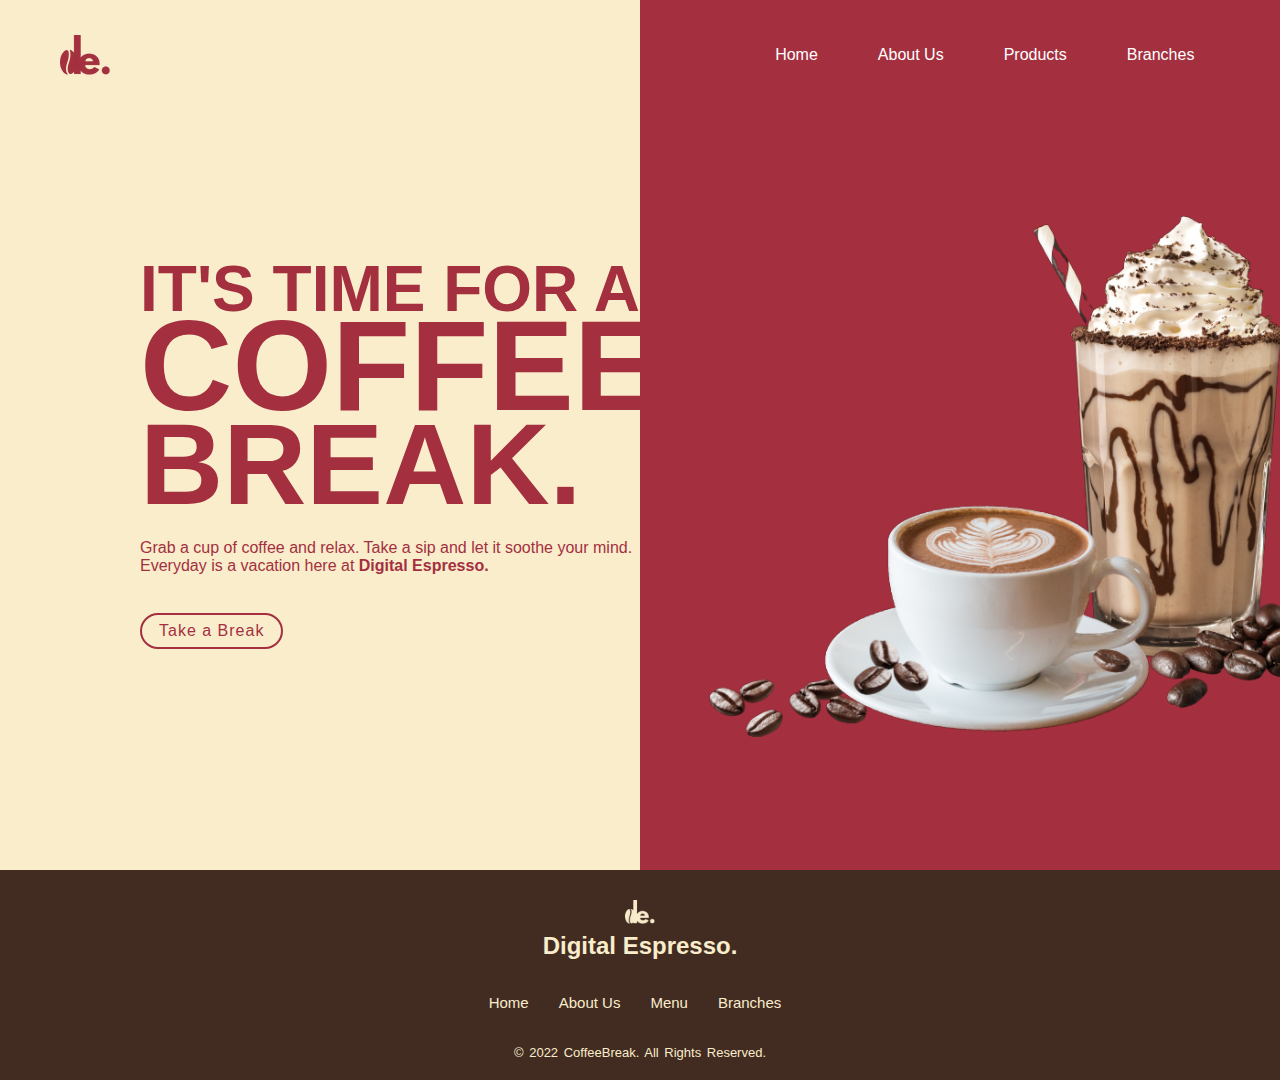
<file: Coffee Project/index.html>
<!DOCTYPE html>
<html lang="en">
  <head>
    <meta charset="utf-8">
    <title>Digital Espresso Landing Page</title>
    <link rel="stylesheet" type="text/css" href="style.css" />
  </head>
  <body>
    <section>
      <header>
        <a href="index.html" class="logo"><img src="logo10.png"></a>
        <ul>
            <li class="home"><a href="index.html">Home</a></li>
            <li><a href="aboutus.html">About Us</a></li>
            <li><a href="products.html">Products</a></li>
            <li><a href="branches.html">Branches</a></li>
        </ul>
      </header>
      <div class="content">
          <div class="textBox">
            <h2>IT'S TIME FOR A<br><span class="coffee">COFFEE</span><br><span class="break">BREAK</span><span class="period">.</span></h2>
            <p>Grab a cup of coffee and relax. Take a sip and let it soothe your mind. Everyday is a vacation here at <b>Digital Espresso.</b></p>
            <a href="products.html">Take a Break</a>
          </div>
          <div class="imgBox">
          <img src="img1.png" class="coffeeimg">
          </div>
      </div>
      <footer>
        <div class="footer">
          <img src="logo13.png" class="logo7">
          <h3>Digital Espresso.</h3><p><br></p>
          <ul>
              <li><a href="index.html">Home</a></li>
              <li><a href="aboutus.html">About Us</a></li>
              <li><a href="products.html">Menu</a></li>
              <li><a href="branches.html">Branches</a></li>
          </ul>
        </div>
        <div class="footer-bottom">
          <p>&copy; 2022 CoffeeBreak.  All rights reserved.</p>
        </div>
      </footer>

  </body>
</html>
</file>
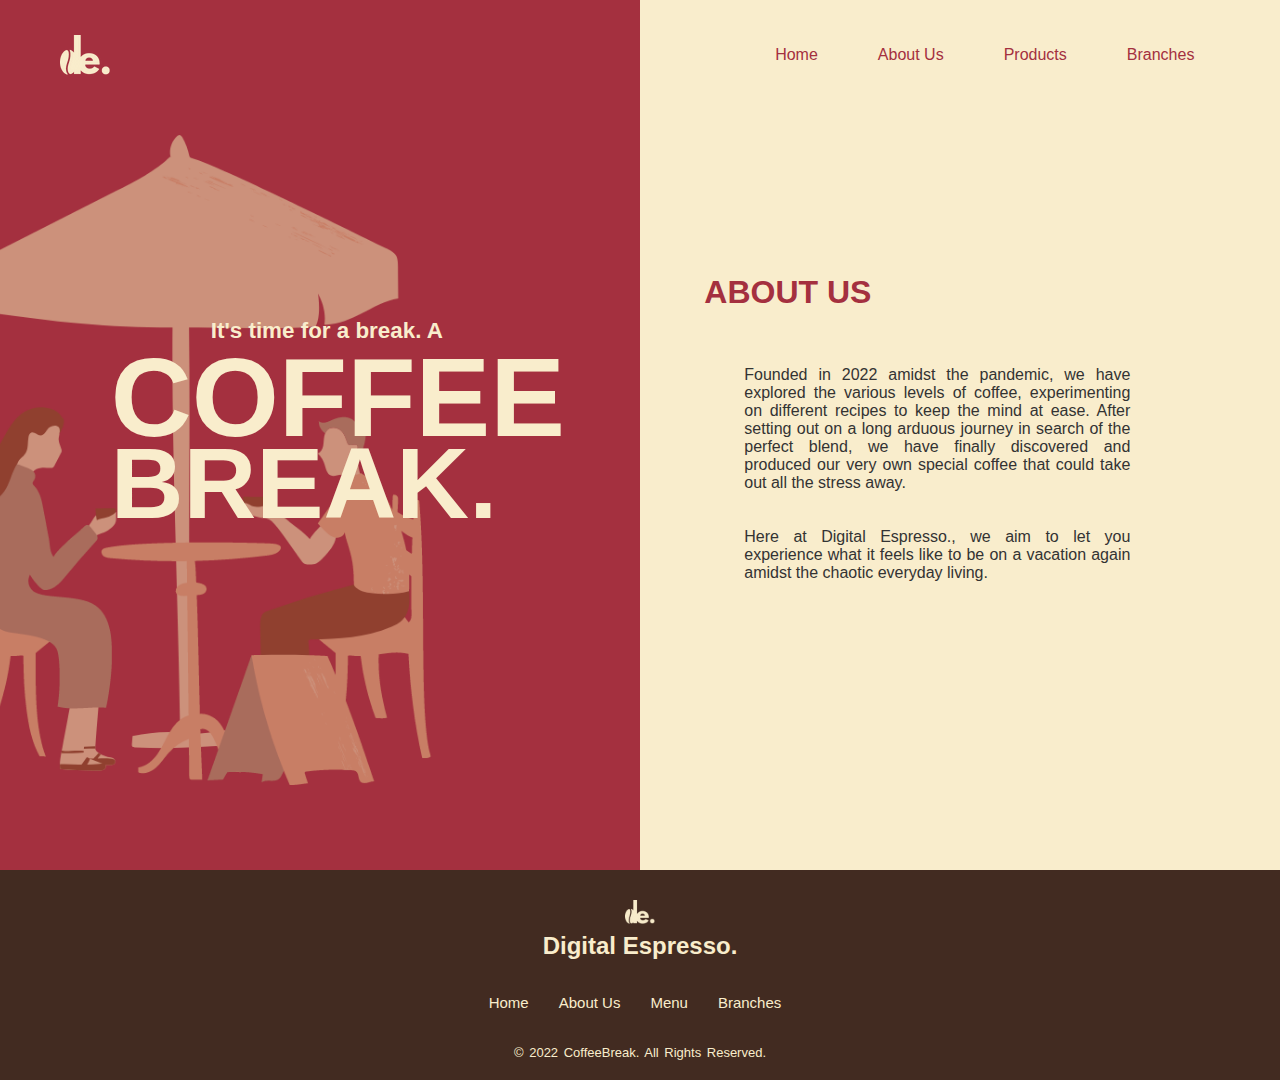
<file: Coffee Project/aboutus.html>
<!DOCTYPE html>
<html lang="en">
  <head>
    <meta charset="utf-8">
    <title>CoffeeBreak Landing Page</title>
    <link rel="stylesheet" type="text/css" href="style2.css" />
  </head>
  <body>
    <section>
      <header>
        <a href="index.html" class="logo"><img src="logo9.png"></a>
        <ul>
            <li class="home"><a href="index.html">Home</a></li>
            <li><a href="aboutus.html">About Us</a></li>
            <li><a href="products.html">Products</a></li>
            <li><a href="branches.html">Branches</a></li>
        </ul>
      </header>
      <div class="content1">
          <div class="imgBox">
          <img src="img3.png" class="coffeedate">
          <div class="textBox">
            <h2><span class="time">It's time for a break. A</span><br><span class="coffee">COFFEE</span><br><span class="break">BREAK</span><span class="period">.</span></h2>
          </div>
          </div>
      </div>

      <div class="about">
          <div class="text">
              <h3><b>ABOUT US</b></h3>
              <p>Founded in 2022 amidst the pandemic, we have explored the various levels of coffee, experimenting on different recipes to keep the mind at ease. After setting out on a long arduous journey in search of the perfect blend, we have finally discovered and produced our very own special coffee that could take out all the stress away.</p>
              <br><br>
              <p>Here at Digital Espresso., we aim to let you experience what it feels like to be on a vacation again amidst the chaotic everyday living.</p>
          </div>
        </div>
      <footer>
        <div class="footer">
          <img src="logo13.png" class="logo7">
          <h3>Digital Espresso.</h3><p><br></p>
          <ul>
              <li><a href="index.html">Home</a></li>
              <li><a href="aboutus.html">About Us</a></li>
              <li><a href="products.html">Menu</a></li>
              <li><a href="branches.html">Branches</a></li>
          </ul>
        </div>
        <div class="footer-bottom">
          <p>&copy; 2022 CoffeeBreak.  All rights reserved.</p>
        </div>
      </footer>

  </body>
</html>
</file>
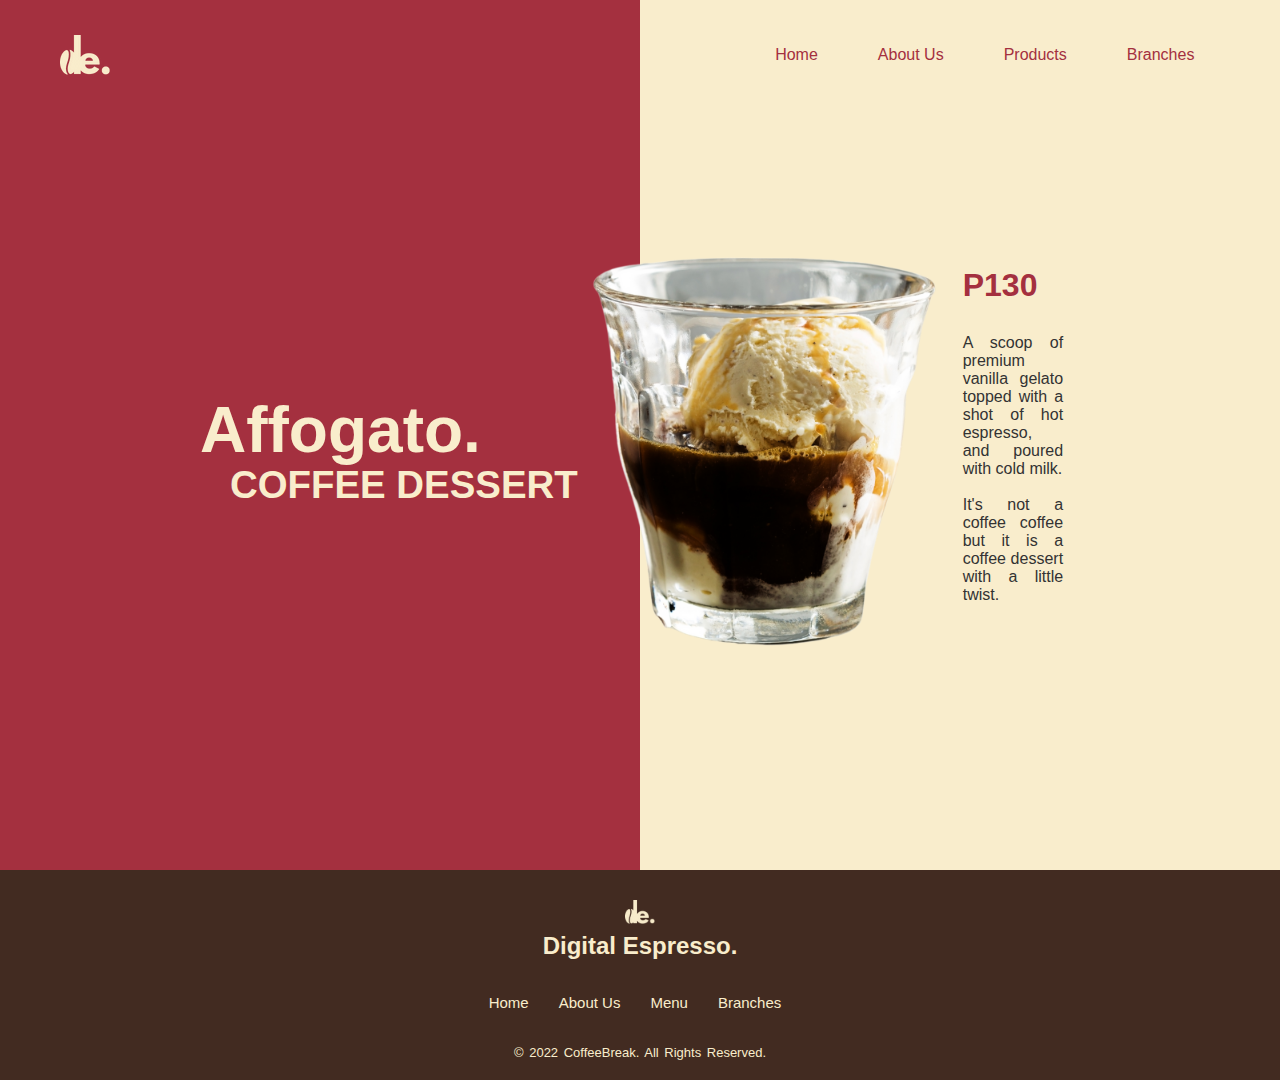
<file: Coffee Project/affogato.html>
<!DOCTYPE html>
<html lang="en">
  <head>
    <meta charset="utf-8">
    <title>CoffeeBreak Landing Page</title>
    <link rel="stylesheet" type="text/css" href="style2.css" />
  </head>
  <body>
    <section>
      <header>
        <a href="index.html" class="logo"><img src="logo9.png"></a>
        <ul>
            <li class="home"><a href="index.html">Home</a></li>
            <li><a href="aboutus.html">About Us</a></li>
            <li><a href="products.html">Products</a></li>
            <li><a href="branches.html">Branches</a></li>
        </ul>
      </header>
      <div class="content2">
          <div class="textBox">
            <h2><span class="affogato">Affogato.</span><br><span class="coffee2">COFFEE DESSERT</span><br></h2>
          </div>
        </div>

        <div class="imgd">
          <img src="affogato.png" class="afg">
        </div>

      <div class="price">
          <div class="amt">
              <h3><b>P130</b></h3>
              <p>A scoop of premium vanilla gelato topped with a shot of hot espresso, and poured with cold milk.
                <br> <br>
                It's not a coffee coffee but it is a coffee dessert with a little twist.</p>
              </div>
        </div>
      <footer>
        <div class="footer">
          <img src="logo13.png" class="logo7">
          <h3>Digital Espresso.</h3><p><br></p>
          <ul>
              <li><a href="index.html">Home</a></li>
              <li><a href="aboutus.html">About Us</a></li>
              <li><a href="products.html">Menu</a></li>
              <li><a href="branches.html">Branches</a></li>
          </ul>
        </div>
        <div class="footer-bottom">
          <p>&copy; 2022 CoffeeBreak.  All rights reserved.</p>
        </div>
      </footer>

  </body>
</html>
</file>
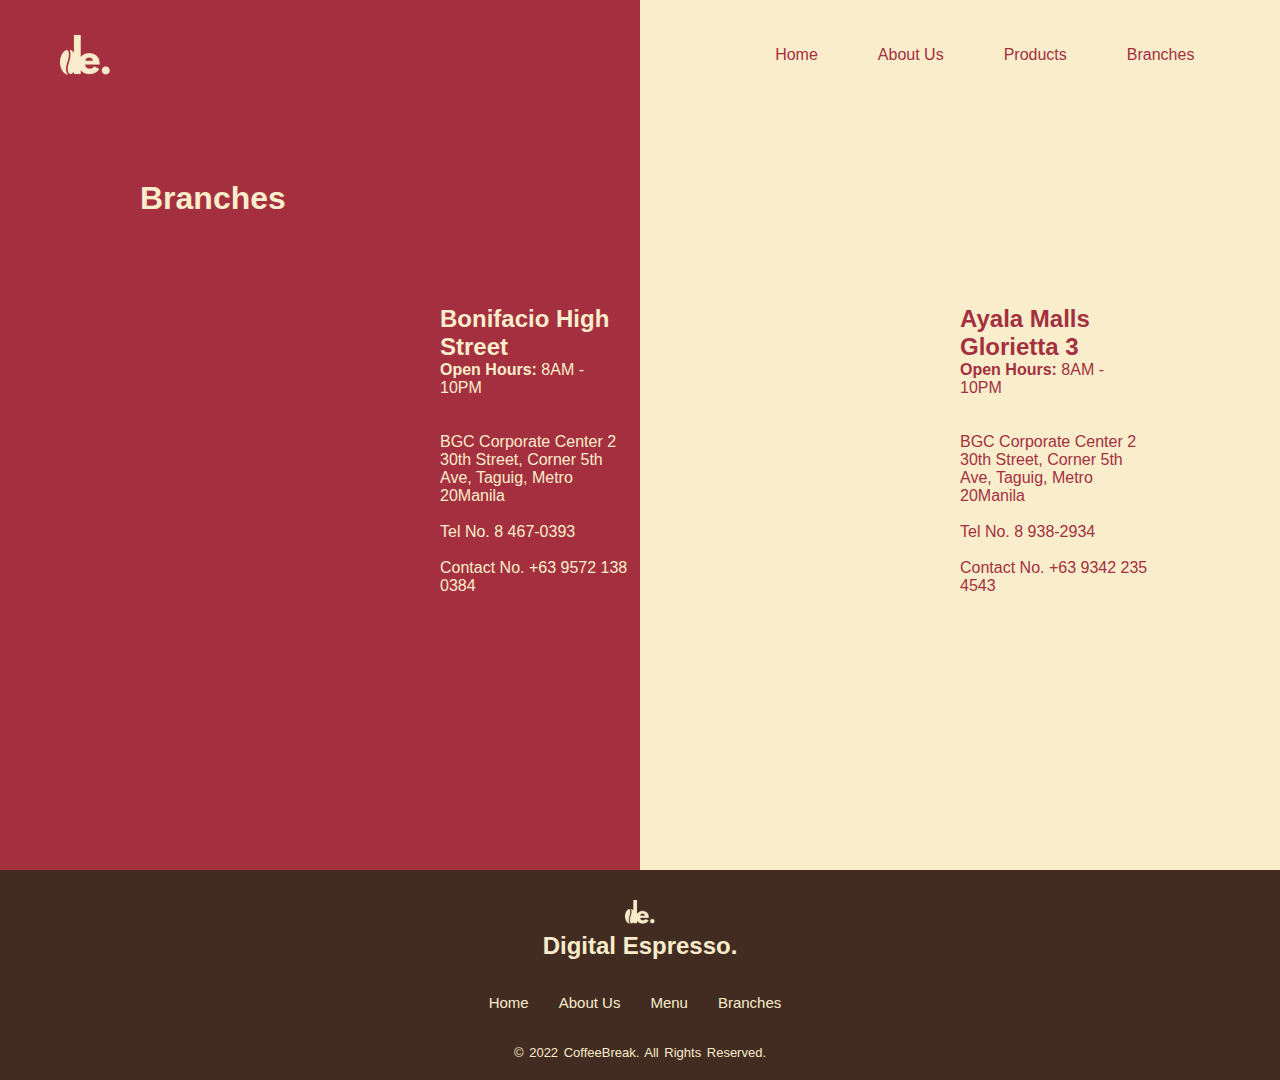
<file: Coffee Project/branches.html>
<!DOCTYPE html>
<html lang="en">
  <head>
    <meta charset="utf-8">
    <title>CoffeeBreak Landing Page</title>
    <link rel="stylesheet" type="text/css" href="style2.css" />
  </head>
  <body>
    <section>
      <header>
        <a href="index.html" class="logo"><img src="logo9.png"></a>
        <ul>
            <li class="home"><a href="index.html">Home</a></li>
            <li><a href="aboutus.html">About Us</a></li>
            <li><a href="products.html">Products</a></li>
            <li><a href="branches.html">Branches</a></li>
        </ul>
      </header>
      <div class="content1">
        <div class="branches">
              <h2>Branches<br></h2>

      <div class="maps">
        <iframe id="map" class="map1" src="https://www.google.com/maps/embed?pb=!1m18!1m12!1m3!1d1051.8766127421936!2d121.04839252673273!3d14.552314653227283!2m3!1f0!2f0!3f0!3m2!1i1024!2i768!4f13.1!3m3!1m2!1s0x3397c8f3d0e2f279%3A0xeb67ba9d4ca71f6f!2s30th%20St%2C%20Taguig%2C%20Metro%20Manila!5e0!3m2!1sen!2sph!4v1669950261894!5m2!1sen!2sph" width="400" height="300" style="border:0;" allowfullscreen="" loading="lazy" referrerpolicy="no-referrer-when-downgrade"></iframe>
      </div>
      </div>
    <div class="locs">
        <div class="loc1">
            <h2><b>Bonifacio High Street</b></h2>
            <p><b>Open Hours:</b> 8AM - 10PM</p>
            <br><br>
            <p>BGC Corporate Center 2 30th Street, Corner 5th Ave, Taguig, Metro 20Manila
            <br><br>
            Tel No. 8 467-0393
            <br><br>
            Contact No. +63 9572 138 0384
            </p>
        </div>
      </div>


      <div class="maps">
        <iframe id="map1" class="map2" src="https://www.google.com/maps/embed?pb=!1m18!1m12!1m3!1d599.6975747180467!2d121.02505153470489!3d14.552193843033557!2m3!1f0!2f0!3f0!3m2!1i1024!2i768!4f13.1!3m3!1m2!1s0x3397c91b2bed0233%3A0x9e3e010a48f9c89!2sGlorietta%203%20-%20Ayala%20Malls%20Glorietta!5e0!3m2!1sen!2sph!4v1669950321206!5m2!1sen!2sph" width="400" height="300" style="border:0;" allowfullscreen="" loading="lazy" referrerpolicy="no-referrer-when-downgrade"></iframe>
      </div>


      <div class="locs">
          <div class="loc2">
              <h2><b> Ayala Malls Glorietta 3</b></h2>
              <p><b>Open Hours:</b> 8AM - 10PM</p>
              <br><br>
              <p>BGC Corporate Center 2 30th Street, Corner 5th Ave, Taguig, Metro 20Manila
              <br><br>
              Tel No. 8 938-2934
              <br><br>
              Contact No. +63 9342 235 4543
              </p>
          </div>
        </div>
        </div>
      <footer>
        <div class="footer">
          <img src="logo13.png" class="logo7">
          <h3>Digital Espresso.</h3><p><br></p>
          <ul>
              <li><a href="index.html">Home</a></li>
              <li><a href="aboutus.html">About Us</a></li>
              <li><a href="products.html">Menu</a></li>
              <li><a href="branches.html">Branches</a></li>
          </ul>
        </div>
        <div class="footer-bottom">
          <p>&copy; 2022 CoffeeBreak.  All rights reserved.</p>
        </div>
      </footer>

  </body>
</html>
</file>
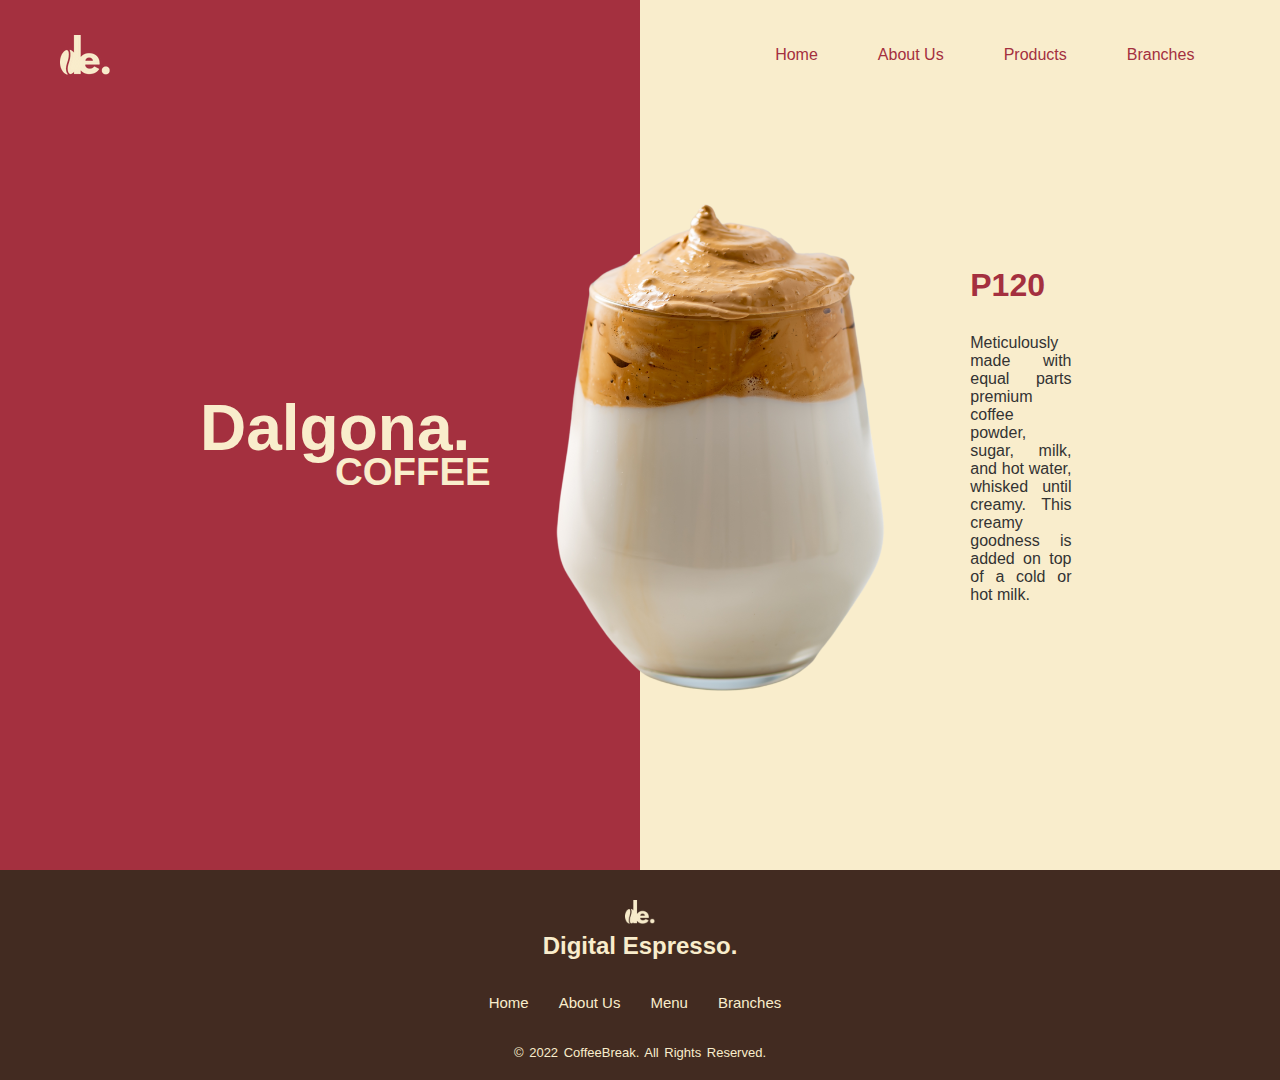
<file: Coffee Project/dalgona.html>
<!DOCTYPE html>
<html lang="en">
  <head>
    <meta charset="utf-8">
    <title>CoffeeBreak Landing Page</title>
    <link rel="stylesheet" type="text/css" href="style2.css" />
  </head>
  <body>
    <section>
      <header>
        <a href="index.html" class="logo"><img src="logo9.png"></a>
        <ul>
            <li class="home"><a href="index.html">Home</a></li>
            <li><a href="aboutus.html">About Us</a></li>
            <li><a href="products.html">Products</a></li>
            <li><a href="branches.html">Branches</a></li>
        </ul>
      </header>
      <div class="content2">
          <div class="textBox">
            <h2><span class="dalgona">Dalgona.</span><br><span class="coffee">COFFEE</span><br></h2>
          </div>
        </div>

        <div class="imgd">
          <img src="dalgona.png" class="dlg">
        </div>

      <div class="price">
          <div class="amt">
              <h3><b>P120</b></h3>
              <p>Meticulously made with equal parts premium coffee powder, sugar, milk, and hot water, whisked until creamy. This creamy goodness is added on top of a cold or hot milk.</p>
              </div>
        </div>
      <footer>
        <div class="footer">
          <img src="logo13.png" class="logo7">
          <h3>Digital Espresso.</h3><p><br></p>
          <ul>
              <li><a href="index.html">Home</a></li>
              <li><a href="aboutus.html">About Us</a></li>
              <li><a href="products.html">Menu</a></li>
              <li><a href="branches.html">Branches</a></li>
          </ul>
        </div>
        <div class="footer-bottom">
          <p>&copy; 2022 CoffeeBreak.  All rights reserved.</p>
        </div>
      </footer>

  </body>
</html>
</file>
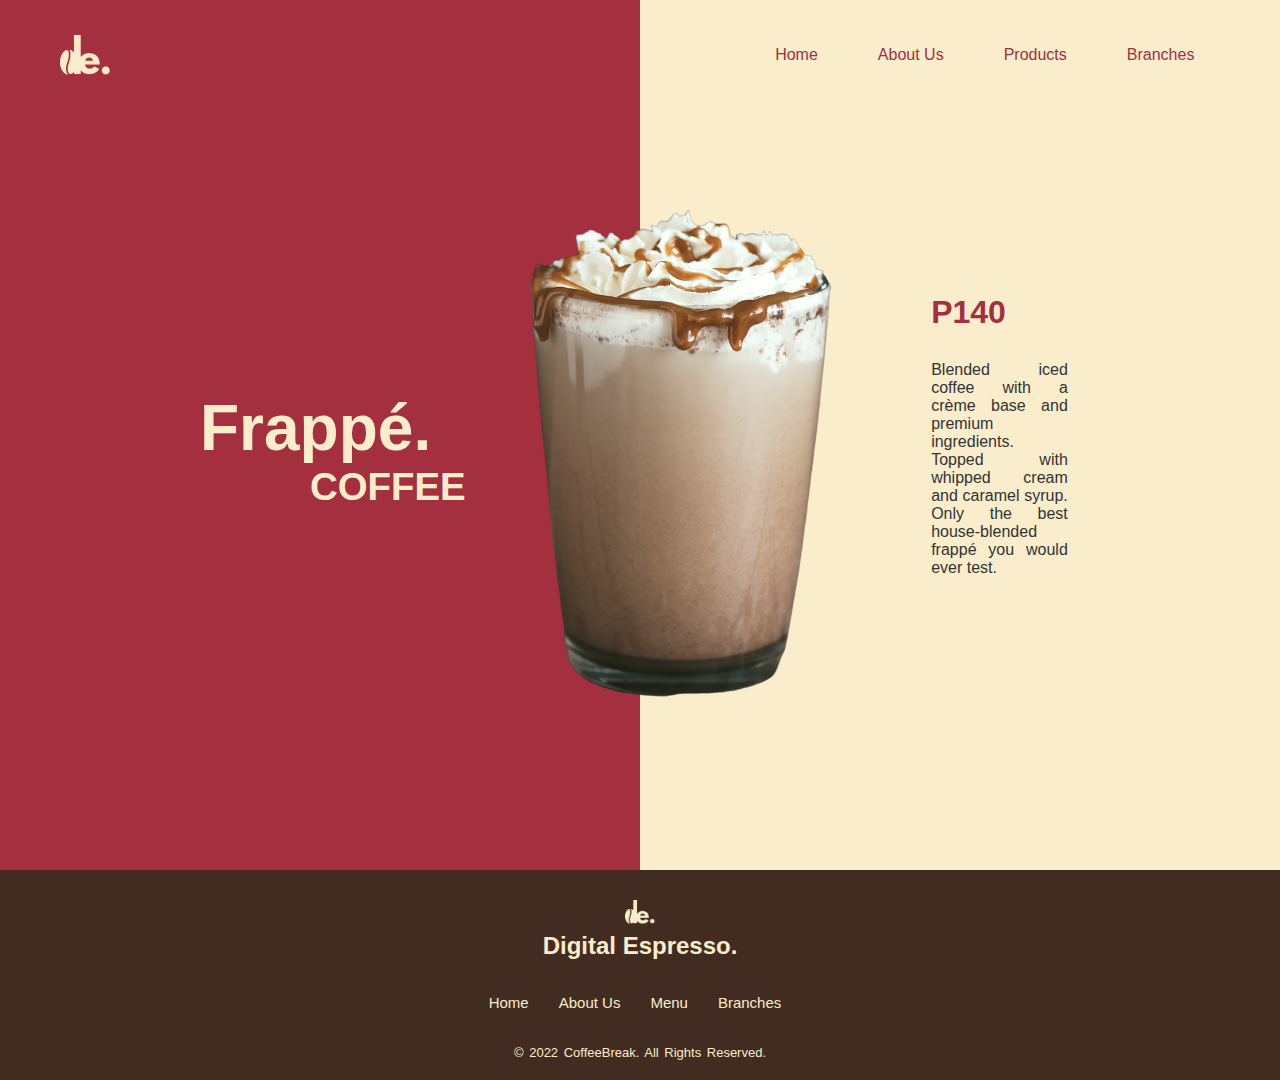
<file: Coffee Project/frappe.html>
<!DOCTYPE html>
<html lang="en">
  <head>
    <meta charset="utf-8">
    <title>CoffeeBreak Landing Page</title>
    <link rel="stylesheet" type="text/css" href="style2.css" />
  </head>
  <body>
    <section>
      <header>
        <a href="index.html" class="logo"><img src="logo9.png"></a>
        <ul>
            <li class="home"><a href="index.html">Home</a></li>
            <li><a href="aboutus.html">About Us</a></li>
            <li><a href="products.html">Products</a></li>
            <li><a href="branches.html">Branches</a></li>
        </ul>
      </header>
      <div class="content2">
          <div class="textBox">
            <h2><span class="frappe">Frappé.</span><br><span class="coffee3">COFFEE</span><br></h2>
          </div>
        </div>

        <div class="imgd">
          <img src="frappe.png" class="frp">
        </div>

      <div class="price">
          <div class="amt">
              <h3><b>P140</b></h3>
              <p>Blended iced coffee with a crème base and premium ingredients. Topped with whipped cream and caramel syrup. Only the best house-blended frappé you would ever test.</p>
              </div>
        </div>
      <footer>
        <div class="footer">
          <img src="logo13.png" class="logo7">
          <h3>Digital Espresso.</h3><p><br></p>
          <ul>
              <li><a href="index.html">Home</a></li>
              <li><a href="aboutus.html">About Us</a></li>
              <li><a href="products.html">Menu</a></li>
              <li><a href="branches.html">Branches</a></li>
          </ul>
        </div>
        <div class="footer-bottom">
          <p>&copy; 2022 CoffeeBreak.  All rights reserved.</p>
        </div>
      </footer>

  </body>
</html>
</file>
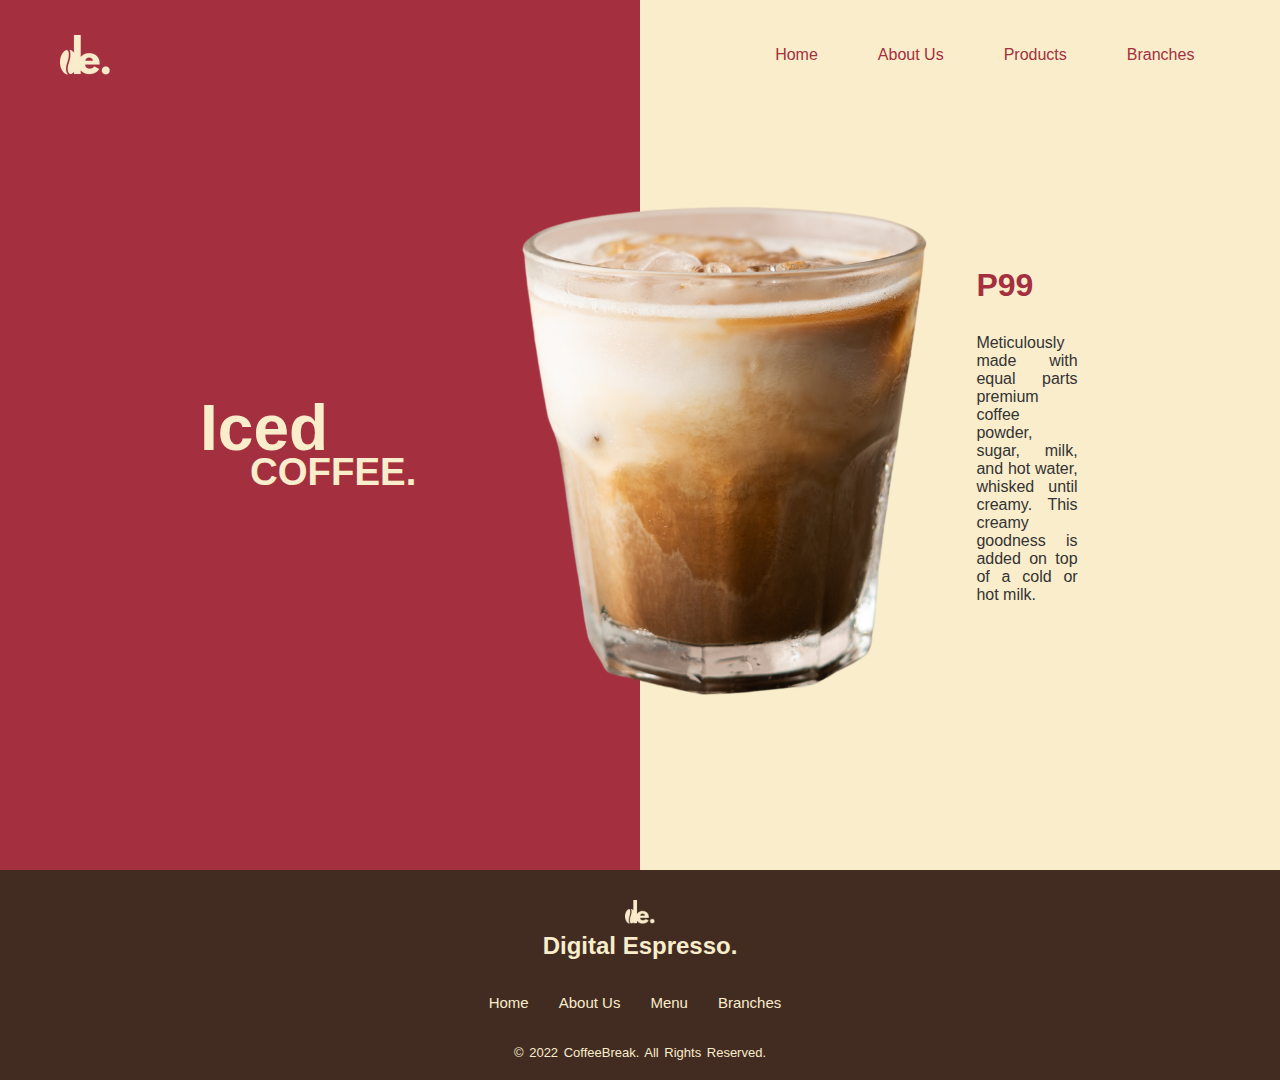
<file: Coffee Project/icedcoffee.html>
<!DOCTYPE html>
<html lang="en">
  <head>
    <meta charset="utf-8">
    <title>CoffeeBreak Landing Page</title>
    <link rel="stylesheet" type="text/css" href="style2.css" />
  </head>
  <body>
    <section>
      <header>
        <a href="index.html" class="logo"><img src="logo9.png"></a>
        <ul>
            <li class="home"><a href="index.html">Home</a></li>
            <li><a href="aboutus.html">About Us</a></li>
            <li><a href="products.html">Products</a></li>
            <li><a href="branches.html">Branches</a></li>
        </ul>
      </header>
      <div class="content2">
          <div class="textBox">
            <h2><span class="iced">Iced</span><br><span class="coffee1">COFFEE.</span><br></h2>
          </div>
        </div>

        <div class="imgd">
          <img src="icedcoffee.png" class="ic">
        </div>

      <div class="price">
          <div class="amt">
              <h3><b>P99</b></h3>
              <p>Meticulously made with equal parts premium coffee powder, sugar, milk, and hot water, whisked until creamy. This creamy goodness is added on top of a cold or hot milk.</p>
              </div>
        </div>
      <footer>
        <div class="footer">
          <img src="logo13.png" class="logo7">
          <h3>Digital Espresso.</h3><p><br></p>
          <ul>
              <li><a href="index.html">Home</a></li>
              <li><a href="aboutus.html">About Us</a></li>
              <li><a href="products.html">Menu</a></li>
              <li><a href="branches.html">Branches</a></li>
          </ul>
        </div>
        <div class="footer-bottom">
          <p>&copy; 2022 CoffeeBreak.  All rights reserved.</p>
        </div>
      </footer>

  </body>
</html>
</file>
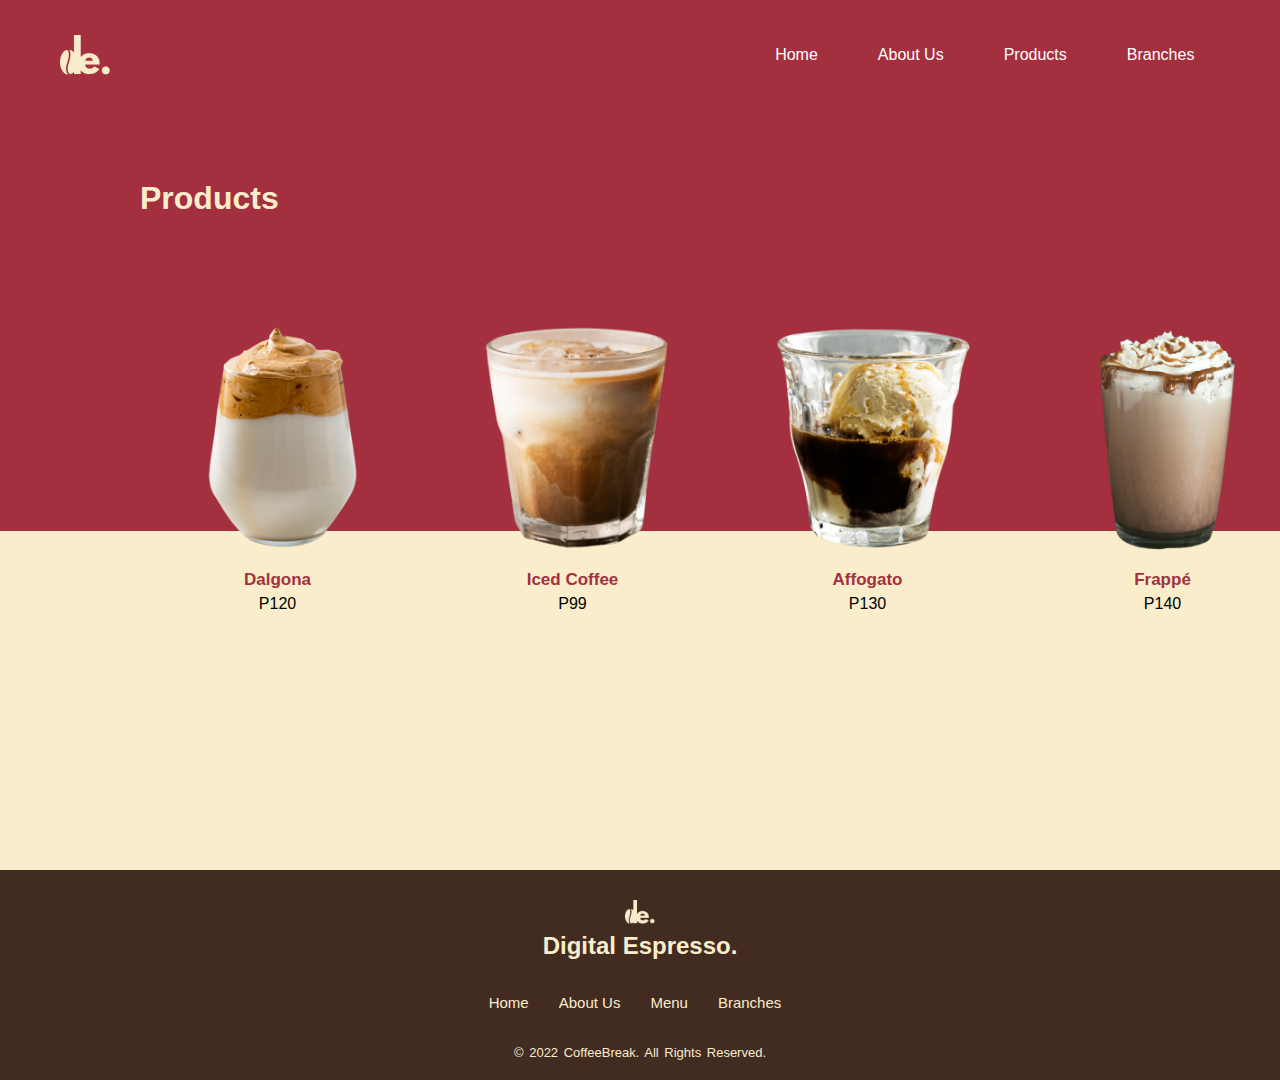
<file: Coffee Project/products.html>
<!DOCTYPE html>
<html lang="en">
  <head>
    <meta charset="utf-8">
    <title>CoffeeBreak Landing Page</title>
    <link rel="stylesheet" type="text/css" href="style3.css" />
  </head>
  <body>
    <section>
      <header>
        <a href="index.html" class="logo"><img src="logo9.png"></a>
        <ul>
            <li class="home"><a href="index.html">Home</a></li>
            <li><a href="aboutus.html">About Us</a></li>
            <li><a href="products.html">Products</a></li>
            <li><a href="branches.html">Branches</a></li>
        </ul>
      </header>
      <div class="products">
          <div class="textBox">
            <h2>Products<br></h2>
          </div>
          <div class="table">
            <table class="prod">
              <tr>
                  <th><a href="dalgona.html"><img src="dalgona.png" class="Dalgona"></a></th>
                  <th><a href="icedcoffee.html"><img src="icedcoffee.png" class="icedcoffee"></a></th>
                  <th><a href="affogato.html"><img src="affogato.png" class="affogato"></a></th>
                  <th><a href="frappe.html"><img src="frappe.png" class="frappe"></a></th>
              </tr>
              <tr>
                  <th class="d"><a href="dalgona.html">Dalgona</a></th>
                  <th class="d"><a href="icedcoffee.html">Iced Coffee</a></th>
                  <th class="d"><a href="affogato.html">Affogato</a></th>
                  <th class="d"><a href="frappe.html">Frappé</a></th>
              </tr>
              <tr>
                <td>P120</td>
                <td>P99</td>
                <td>P130</td>
                <td>P140</td>
              </tr>
            </table>
          <div class="imgBox">
          </div>
      </div>
      <footer>
        <div class="footer">
          <img src="logo13.png" class="logo7">
          <h3>Digital Espresso.</h3><p><br></p>
          <ul>
              <li><a href="index.html">Home</a></li>
              <li><a href="aboutus.html">About Us</a></li>
              <li><a href="products.html">Menu</a></li>
              <li><a href="branches.html">Branches</a></li>
          </ul>
        </div>
        <div class="footer-bottom">
          <p>&copy; 2022 CoffeeBreak.  All rights reserved.</p>
        </div>
      </footer>

  </body>
</html>
</file>
<file: Coffee Project/style.css>
*
{
  margin: 0;
  padding: 0;
  box-sizing: border-box;
  font-family: 'Glacial Indifference', sans-serif;

}
section
{
  position: relative;
  width: 100%;
  min-height: 100vh;
  padding: 100px;
  display: flex;
  justify-content: space-between;
  align-items: center;
  background: linear-gradient(
    to right,
    #F9EDCC 0%,
    #F9EDCC 50%,
    #A4303F 50%,
    #A4303F 100%
  );
    )#A4303F;
  font-family: "Glacial Indifference";
}
header
{
    position: absolute;
    top: 0;
    left: 0;
    width: 98%;
    padding:20px 60px;
    display: flex;
    justify-content: space-between;
    align-items: center;

}
header .logo
{
  position: relative;
  max-width: 50px;
  margin-top: 15px;
}
header ul
{
  position: relative;
  display: flex;
}
header ul li
{
  list-style: none;
}
header ul li a
{
  display: inline-block;
  color: #fff;
  font-weight: 400;
  margin-left: 60px;
  text-decoration: none;
  border-radius: 16px;
}
header ul li a:hover
{
  padding: 6px 16px;
  background: #A4303F;
  color: #fff;
  border: 2.2px solid #fff !important ;
  border-radius: 20px;
  text-decoration: none;
  transition: all 0.3s ease 0s;
  font-size: 1.15em;

}
.content
{
  position: relative;
  width: 100%;
  display: flex;
  justify-content: space-between;
  align-items: center;
  margin-left: 40px;
}
.content .textBox
{
  position: relative;
  max-width: 600px;
}
.content .textBox h2
{
  color: #A4303F;
  font-size: 4em;
  line-height: 1.2em;
  font-weight: 700;
}
.content .textBox h2 .coffee
{
  color: #A4303F;
  font-size: 2em;
  font-weight: 900;
}
.content .textBox h2 .break
{
  color: #A4303F;
  font-size: 1.8em;
  font-weight: 800;
  font-family: "Miedinger W01 Bold", sans-serif;
}
.content .textBox h2 .period
{
  color: #A4303F;
  font-size: 1.8em;
  font-weight: 800;
  font-family: "Glacial Indifference", sans-serif;
}
.content .textBox p
{
  margin-top: 18px;
  color:#A4303F;
}
.content .textBox a
{
  display: inline-block;
  margin-top: 38px;
  padding: 7px 17px;
  color: #A4303F;
  border: 2.2px solid #A4303F !important ;
  border-radius: 20px;
  font-weight: 500;
  letter-spacing: 1px;
  text-decoration: none;
}
.content .textBox a:hover
{
  padding: 7px 17px;
  background: #A4303F;
  color: #fff;
  border: 2.2px solid #A4303F !important ;
  border-radius: 20px;
  text-decoration: none;
  transition: all 0.3s ease 0s;
}
.content .imgBox
{
  width: 700px;
  display: flex;
  justify-content: flex-start;
  padding-right: 60px;
  margin-top: 0px;
  padding-left: 50px;
}
.content .imgBox img
{
  max-width: 640px;
}

footer{
  background: #422B21;
  height: auto;
  width: 100vw;
  font-family: "Glacial Indifference";
  padding-top: 30px;
  color: #F9EDCC;
  position: absolute;
  right: 0;
  bottom: 0;
  width: 100%;
  left: 0;
  height: 1rem;
}
.footer{
  display: flex;
  align-items: center;
  justify-content: center;
  flex-direction: column;
  text-align: center;
  background:#422B21;
}
.footer h3{
  font-size: 1.5rem;
  font-weight: 550;
  line-height: 2rem;
}
footer ul
{
  position: relative;
  display: flex;
  text-align: center;

}
footer ul li
{
  list-style: none;
}
footer ul li a
{
  line-height: 3em;
  color: #F9EDCC;
  text-decoration: none;
  margin-left: 30px;
  font-size: 15px;
  position: relative;
  right: 20px;
}
footer ul li a:hover
{
  line-height: 3em;
  color: #fff;
  text-decoration: none;
  margin-left: 30px;
  font-size: 15px;
}
.footer-bottom
{
  background:#422B21;
  padding: 20px 0;
  text-align: center;
}
.footer-bottom p
{
  font-size: 13px;
  word-spacing: 2px;
  text-transform: capitalize;
}
</file>
<file: Coffee Project/style2.css>
*
{
  margin: 0;
  padding: 0;
  box-sizing: border-box;
  font-family: 'Glacial Indifference', sans-serif;

}
section
{
  position: relative;
  width: 100%;
  min-height: 100vh;
  padding: 100px;
  display: flex;
  justify-content: space-between;
  align-items: center;
  background: linear-gradient(
    to right,
    #A4303F 0%,
    #A4303F 50%,
    #F9EDCC 50%,
    #F9EDCC 100%

  );
    )#A4303F;
  font-family: "Glacial Indifference";
}
header
{
    position: absolute;
    top: 0;
    left: 0;
    width: 98%;
    padding:20px 60px;
    display: flex;
    justify-content: space-between;
    align-items: center;

}
header .logo
{
  position: relative;
  max-width: 50px;
  margin-top: 15px;
}
header ul
{
  position: relative;
  display: flex;
}
header ul li
{
  list-style: none;
}
header ul li a
{
  display: inline-block;
  color: #A4303F;
  font-weight: 400;
  margin-left: 60px;
  text-decoration: none;
  border-radius: 16px;
}
header ul li a:hover
{
  padding: 6px 16px;
  background: #F9EDCC;
  color: #A4303F;
  border: 2.2px solid #A4303F !important ;
  border-radius: 20px;
  text-decoration: none;
  transition: all 0.3s ease 0s;
  font-size: 1.15em;

}
.content1
{
  position: relative;
  width: 100%;
  display: flex;
  justify-content: space-between;
  align-items: center;
  margin-left: 40px;
}
.content1 .textBox
{
  position: relative;
  max-width: 500px;
}
.content1 .textBox h2
{
  color: #F9EDCC;
  font-size: 3.5em;
  line-height: 1.2em;
  font-weight: 600;
  position: absolute;
  right: 225px;
  top: 150px;
}
.content1 .branches h2
{
  color: #F9EDCC;
  font-size: 2em;
  position: relative;
  bottom: 100px;
  line-height: 1.2em;
  font-weight: 700;
}
.content1 .branches .maps .map1
{
  border-radius: 20px;
  position: relative;
  max-width: 270px;
}
.maps .map2
{
  border-radius: 20px;
  position: relative;
  right: 0px;
  max-width: 270px;
  lwft:50px;
}
.content1 .branches .textBox h2
{
  color: #F9EDCC;
  font-size: 3.5em;
  line-height: 1.2em;
  font-weight: 600;
  position: absolute;
}
.content1 .textBox h2 .time
{
  color: #F9EDCC;
  font-size: 0.4em;
  font-weight: 600;
  position: relative;
  left: 100px;
}
.content1 .textBox h2 .coffee
{
  color: #F9EDCC;
  font-size: 2em;
  font-weight: 900;
}
.content1 .textBox h2 .break
{
  color: #F9EDCC;
  font-size: 1.8em;
  font-weight: 800;
  font-family: "Miedinger W01 Bold", sans-serif;
}
.content1 .textBox h2 .period
{
  color: #F9EDCC;
  font-size: 1.8em;
  font-weight: 800;
  font-family: "Glacial Indifference", sans-serif;
}

.content1 .imgBox
{
  width: 800px;
  display: flex;
  justify-content: flex-start;
  margin-top: 20px;
  padding-right: 100px;
  position: absolute;
}
.content1 .imgBox img
{
  max-width: 650px;
  position: relative;
  top: 0;
  right: 200px;
  bottom: 0;
}
.content2 h2
{
  color: #F9EDCC;
  font-size: 4em;
  font-weight: 600;
  position: relative;
  left: 100px;
  line-height: 35px;
}
.content2 .textBox h2 .coffee
{
  color: #F9EDCC;
  font-weight: 600;
  position: relative;
  left: 135px;
  font-size: 0.6em;
}
.content2 .textBox h2 .coffee1
{
  color: #F9EDCC;
  font-weight: 600;
  position: relative;
  left: 50px;
  font-size: 0.6em;
}
.content2 .textBox h2 .coffee2
{
  color: #F9EDCC;
  font-weight: 600;
  position: relative;
  left: 30px;
  font-size: 0.6em;
  top: 15px;
  display: inline-block;
  overflow: hidden;
  white-space: nowrap;
}
.content2 .textBox h2 .coffee3
{
  color: #F9EDCC;
  font-weight: 600;
  position: relative;
  left: 110px;
  top: 15px;
  font-size: 0.6em;
}
.imgd
{
  display: block;
  margin-left: 100px;
  margin-right: auto;
}
.imgd .ic
{
  display: block;
  margin-left: 110px;
  margin-right: auto;
}
.imgd .afg
{
  max-width: 400px;
  display: block;
  margin-left: 15px;
  margin-right: auto;
}
.imgd img:hover
{
  transform: translateY(-10px);
  transition: all 0.3s ease 0s;
  filter: drop-shadow(0px 10px 10px #422B21);
}
.price
{
  width: 700px;
  display: flex;
  justify-content: flex-start;
  padding-right: 100px;
  margin-top: 0px;
  padding-left: 30px;
  text-align: justify;
}
.price .amt h3
{
  position: relative;
  width: 100%;
  display: flex;
  right: 30px;
  bottom: 30px;
  font-size: 2em;
  color:#A4303F;
}
.price .amt p
{
  position: relative;
  width: 115%;
  display: flex;
  top: 0px;
  font-size: 1em;
  color:#333;
  right: 30px;
}
.about
{
  width: 700px;
  display: flex;
  justify-content: flex-start;
  padding-right: 70px;
  margin-top: 0px;
  padding-left: 30px;
  text-align: justify;
}
.about .text h3
{
  position: relative;
  width: 100%;
  display: flex;
  right: 70px;
  bottom: 50px;
  font-size: 2em;
  color:#A4303F;
}
.about .text p
{
  position: relative;
  width: 115%;
  display: flex;
  top: 5px;
  font-size: 1em;
  color:#333;
  right: 30px;
}
.locs
{
  display: flex;
  position: relative;
  padding-right: 30px;
  margin-top: 0px;
  text-align: left;
  margin-left: 30px;
}
.locs .loc1
{
  color: #F9EDCC;
}
.locs .loc2
{
  color: #A4303F;
}
.about .text h3
{
  position: relative;
  width: 100%;
  display: flex;
  right: 70px;
  bottom: 50px;
  font-size: 2em;
  color:#A4303F;
}
.about .text p
{
  position: relative;
  width: 115%;
  display: flex;
  top: 5px;
  font-size: 1em;
  color:#333;
  right: 30px;
}
footer{
  background: #422B21;
  height: auto;
  width: 100vw;
  font-family: "Glacial Indifference";
  padding-top: 30px;
  color: #F9EDCC;
  position: absolute;
  right: 0;
  bottom: 0;
  width: 100%;
  left: 0;
  height: 1rem;
}
.footer{
  display: flex;
  align-items: center;
  justify-content: center;
  flex-direction: column;
  text-align: center;
  background:#422B21;
}
.footer h3{
  font-size: 1.5rem;
  font-weight: 550;
  line-height: 2rem;
}
footer ul
{
  position: relative;
  display: flex;
  text-align: center;

}
footer ul li
{
  list-style: none;
}
footer ul li a
{
  line-height: 3em;
  color: #F9EDCC;
  text-decoration: none;
  margin-left: 30px;
  font-size: 15px;
  position: relative;
  right: 20px;
}
footer ul li a:hover
{
  line-height: 3em;
  color: #fff;
  text-decoration: none;
  margin-left: 30px;
  font-size: 15px;
}
.footer-bottom
{
  background:#422B21;
  padding: 20px 0;
  text-align: center;
}
.footer-bottom p
{
  font-size: 13px;
  word-spacing: 2px;
  text-transform: capitalize;
}
</file>
<file: Coffee Project/style3.css>
*
{
  margin: 0;
  padding: 0;
  box-sizing: border-box;
  font-family: 'Glacial Indifference', sans-serif;

}
section
{
  position: relative;
  width: 100%;
  min-height: 100vh;
  padding: 100px;
  display: flex;
  justify-content: space-between;
  align-items: center;
  background: linear-gradient(
    to top,
    #F9EDCC 0%,
    #F9EDCC 41%,
    #A4303F 41%,
    #A4303F 100%
  );
    )#A4303F;
  font-family: "Glacial Indifference";
}
header
{
    position: absolute;
    top: 0;
    left: 0;
    width: 98%;
    padding:20px 60px;
    display: flex;
    justify-content: space-between;
    align-items: center;

}
header .logo
{
  position: relative;
  max-width: 50px;
  margin-top: 15px;
}
header ul
{
  position: relative;
  display: flex;
}
header ul li
{
  list-style: none;
}
header ul li a
{
  display: inline-block;
  color: #fff;
  font-weight: 400;
  margin-left: 60px;
  text-decoration: none;
  border-radius: 16px;
}
header ul li a:hover
{
  padding: 6px 16px;
  background: #A4303F;
  color: #fff;
  border: 2.2px solid #fff !important ;
  border-radius: 20px;
  text-decoration: none;
  transition: all 0.3s ease 0s;
  font-size: 1.15em;

}
table
{
  border-collapse: separate;
  border-spacing: 60px 5px;
}
.table .prod
{
  max-width: 200px;
  text-align: center;
}
.table .prod th
{
  margin-left: 60px;
  position: center;
  font-size: 17px;
}
.table .prod th a
{
  display: inline-block;
  color: #A4303F;
  font-weight: 500px;
  text-decoration: none;
  border-radius: 16px;
}
.table .prod th a:hover
{
  transform: translateY(-2px);
  transition: all 0.3s ease 0s;
}
.table .prod img
{
  max-width: 225px;
  margin-left: 10px;
  margin-bottom: 10px;
}
.table .prod img:hover
{
  transform: translateY(-10px);
  transition: all 0.3s ease 0s;
  filter: drop-shadow(6px 0px 8px #64222B);
}
.products .textBox
{
  position: relative;
  max-width: 600px;
  left: 40px;
  bottom: 3px;
}
.products .textBox h2
{
  color: #F9EDCC;
  font-size: 2em;
  position: relative;
  bottom: 100px;
  line-height: 1.2em;
  font-weight: 700;
}

footer{
  background: #422B21;
  height: auto;
  width: 100vw;
  font-family: "Glacial Indifference";
  padding-top: 30px;
  color: #F9EDCC;
  position: absolute;
  right: 0;
  bottom: 0;
  width: 100%;
  left: 0;
  height: 1rem;
}
.footer{
  display: flex;
  align-items: center;
  justify-content: center;
  flex-direction: column;
  text-align: center;
  background:#422B21;
}
.footer h3{
  font-size: 1.5rem;
  font-weight: 550;
  line-height: 2rem;
}
footer ul
{
  position: relative;
  display: flex;
  text-align: center;

}
footer ul li
{
  list-style: none;
}
footer ul li a
{
  line-height: 3em;
  color: #F9EDCC;
  text-decoration: none;
  margin-left: 30px;
  font-size: 15px;
  position: relative;
  right: 20px;
}
footer ul li a:hover
{
  line-height: 3em;
  color: #fff;
  text-decoration: none;
  margin-left: 30px;
  font-size: 15px;
}
.footer-bottom
{
  background:#422B21;
  padding: 20px 0;
  text-align: center;
}
.footer-bottom p
{
  font-size: 13px;
  word-spacing: 2px;
  text-transform: capitalize;
}
</file>
